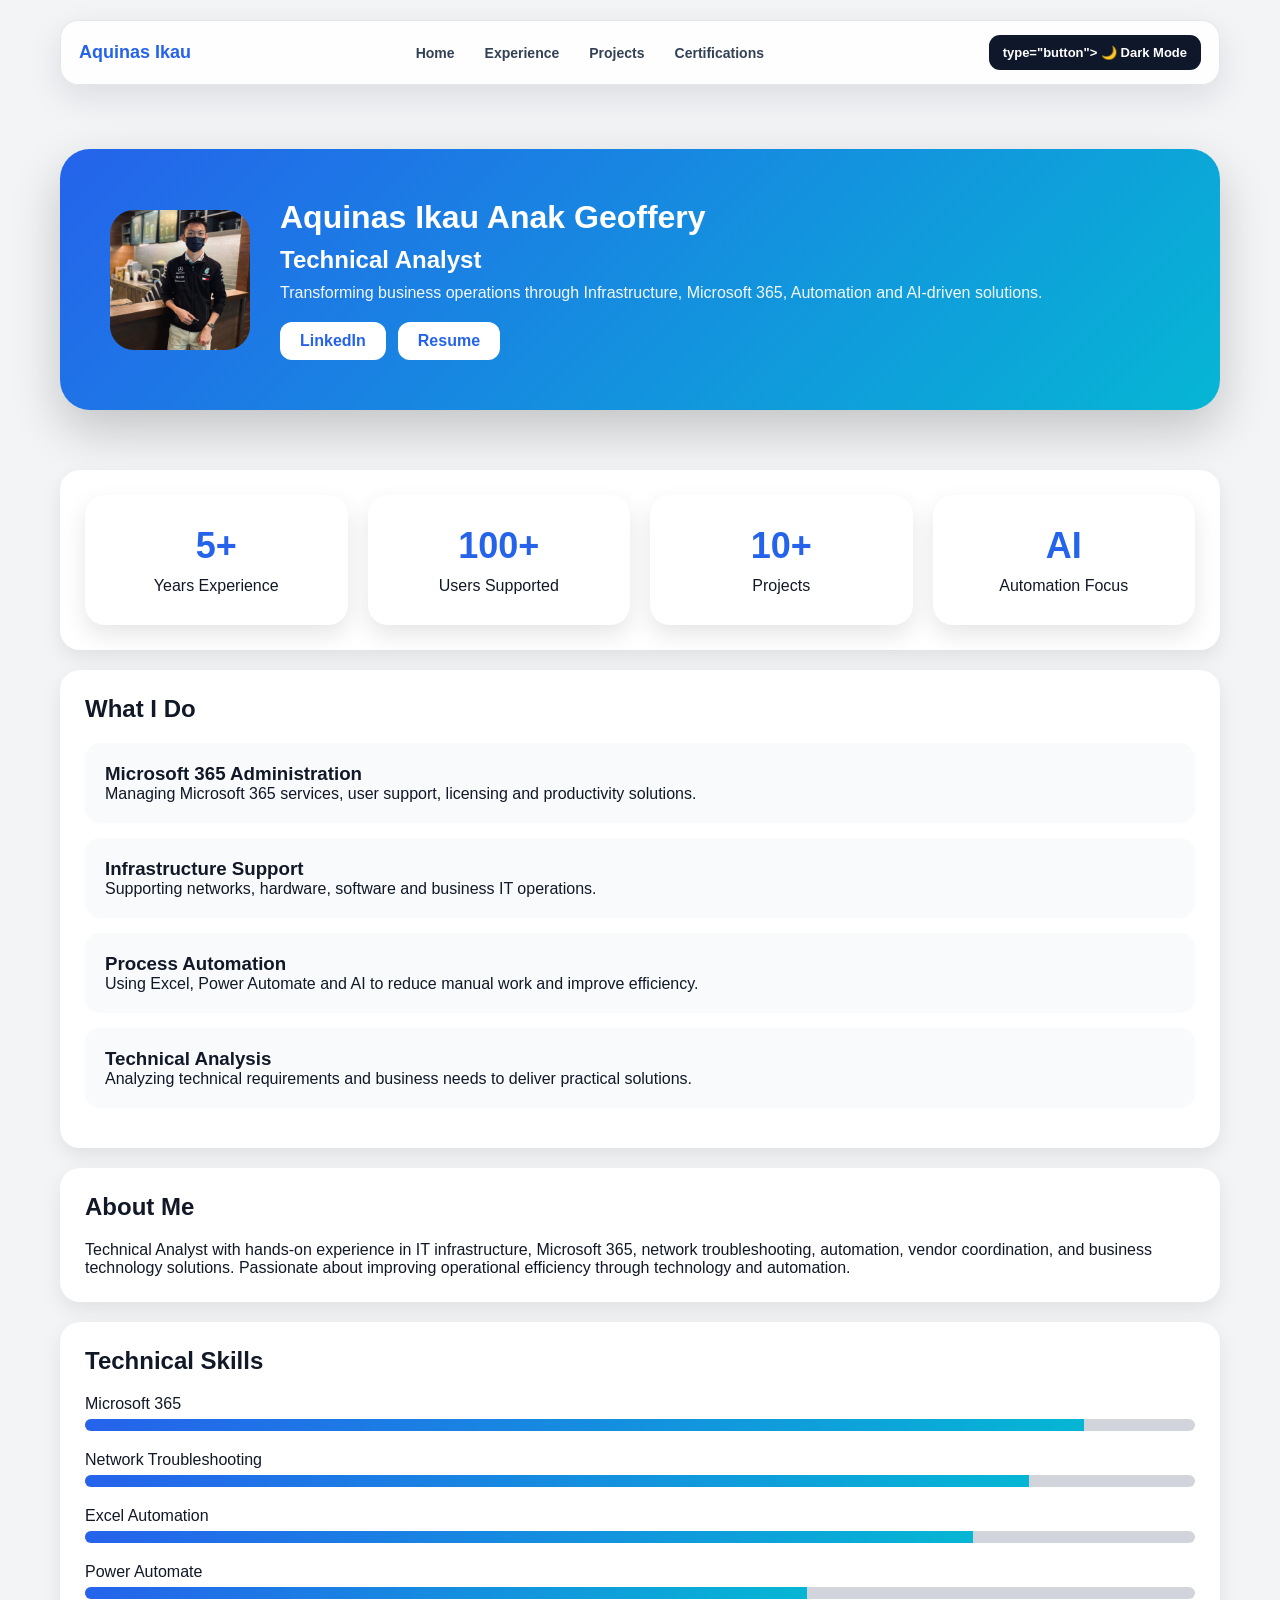
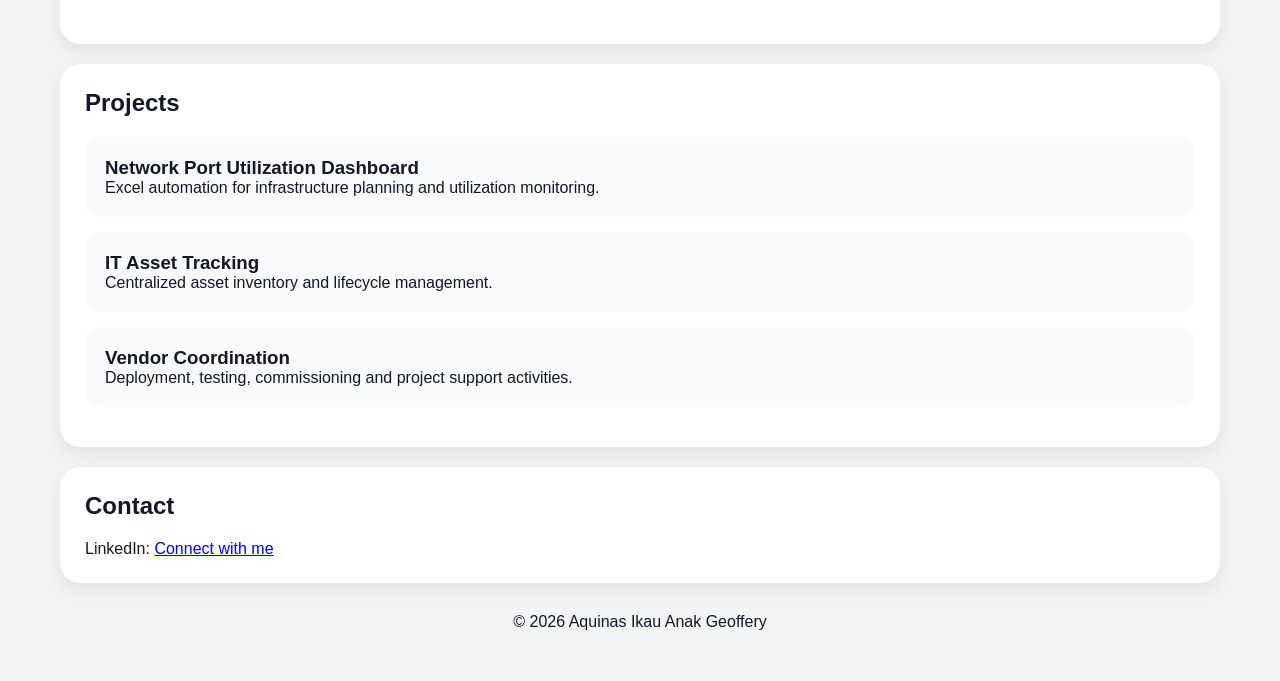
<file: index.html>
<!DOCTYPE html>
<html lang="en">
<head>
<meta charset="UTF-8">
<meta name="viewport" content="width=device-width, initial-scale=1.0">
<title>Aquinas Ikau | Technical Analyst</title>

<link rel="stylesheet" href="style.css">

</head>

<body>

<nav class="navbar">

    <div class="logo">
        Aquinas Ikau
    </div>

    <div class="nav-links">
        
    <a href="index.html">Home</a>
        <a href="experience.html">Experience </a>
        <a href="projects.html">Projects </a>
        <a href="certifications.htmlcertifications">Certifications </a>

</div>
    
<button id="darkModeToggle"> type="button">
🌙 Dark Mode
</button>

</nav>
    
<header class="hero">

<div class="profile-card">

<div class="avatar">
    <img src="profile.jpg" alt="Aquinas Profile">
</div>

<div>

<h1>Aquinas Ikau Anak Geoffery</h1>

<p class="role">
Technical Analyst
</p>

<p class="tagline">
Transforming business operations through Infrastructure,
Microsoft 365, Automation and AI-driven solutions.
</p>

<div class="hero-buttons">

<a href="https://www.linkedin.com/in/aquinas-ikau-a-668b39130/" target="_blank">
LinkedIn
</a>

<a href="#">
    Resume
</a>

</div>

</div>

</div>

</header>
    
<section class="stats">

    <div class="stat-card">
        <h3>5+</h3>
        <p>Years Experience</p>
    </div>

    <div class="stat-card">
        <h3>100+</h3>
        <p>Users Supported</p>
    </div>

    <div class="stat-card">
        <h3>10+</h3>
        <p>Projects</p>
    </div>

    <div class="stat-card">
        <h3>AI</h3>
        <p>Automation Focus</p>
    </div>

</section>  
    
<section>
    <h2>What I Do</h2>

    <div class="card">
        <h3>Microsoft 365 Administration</h3>
        <p>
            Managing Microsoft 365 services, user support,
            licensing and productivity solutions.
        </p>
    </div>

    <div class="card">
        <h3>Infrastructure Support</h3>
        <p>
            Supporting networks, hardware, software
            and business IT operations.
        </p>
    </div>

    <div class="card">
        <h3>Process Automation</h3>
        <p>
            Using Excel, Power Automate and AI
            to reduce manual work and improve efficiency.
        </p>
    </div>

    <div class="card">
        <h3>Technical Analysis</h3>
        <p>
            Analyzing technical requirements and
            business needs to deliver practical solutions.
        </p>
    </div>
</section>
    
<section>
    <h2>About Me</h2>

<p>
    Technical Analyst with hands-on experience in IT infrastructure,
    Microsoft 365, network troubleshooting, automation, vendor
    coordination, and business technology solutions.

    Passionate about improving operational efficiency through
    technology and automation.
</p>
</section>

<section>
    <h2>Technical Skills</h2>

    <div class="skill">
        <span>Microsoft 365</span>
        <div class="bar">
            <div style="width:90%"></div>
        </div>
    </div>

    <div class="skill">
        <span>Network Troubleshooting</span>
        <div class="bar">
            <div style="width:85%"></div>
        </div>
    </div>

    <div class="skill">
        <span>Excel Automation</span>
        <div class="bar">
            <div style="width:80%"></div>
        </div>
    </div>

    <div class="skill">
        <span>Power Automate</span>
        <div class="bar">
            <div style="width:65%"></div>
        </div>
    </div>
</section>

<section>
    <h2>Projects</h2>

    <div class="card">
        <h3>Network Port Utilization Dashboard</h3>
        <p>Excel automation for infrastructure planning and utilization monitoring.</p>
    </div>

    <div class="card">
        <h3>IT Asset Tracking</h3>
        <p>Centralized asset inventory and lifecycle management.</p>
    </div>

    <div class="card">
        <h3>Vendor Coordination</h3>
        <p>Deployment, testing, commissioning and project support activities.</p>
    </div>

</section>

<section>
    <h2>Contact</h2>

    <p>
        LinkedIn:
        <a href="https://www.linkedin.com/in/aquinas-ikau-a-668b39130/" target="_blank">
            Connect with me
        </a>
    </p>

</section>

<footer>
    © 2026 Aquinas Ikau Anak Geoffery
</footer>

<script>
const toggleBtn = document.getElementById("darkModeToggle");

toggleBtn.addEventListener("click", () => {
    document.body.classList.toggle("dark");

    if(document.body.classList.contains("dark")){
        toggleBtn.innerHTML = "☀️ Light Mode";
    }else{
        toggleBtn.innerHTML = "🌙 Dark Mode";
    }
});
</script>

</body>
</html>
</file>
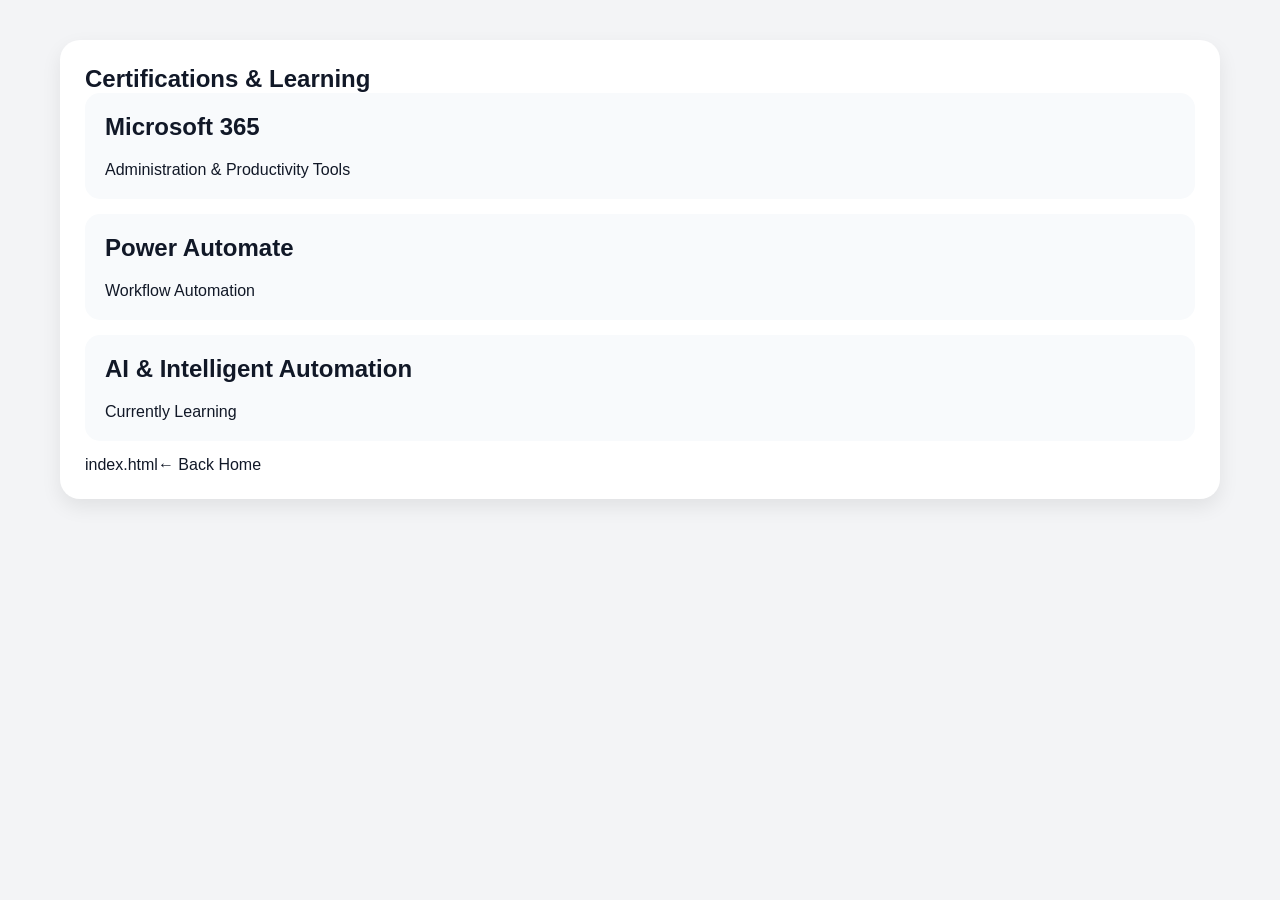
<file: certifications.html>
<!DOCTYPE html>
<html>
<head>
<title>Certifications - Aquinas Ikau</title>
<link rel="stylesheet" href="style.css">
</head>

<body>

<section>

<h1>Certifications & Learning</h1>

<div class="card">
<h2>Microsoft 365</h2>
<p>Administration & Productivity Tools</p>
</div>

<div class="card">
<h2>Power Automate</h2>
<p>Workflow Automation</p>
</div>

<div class="card">
<h2>AI & Intelligent Automation</h2>
<p>Currently Learning</p>
</div>

index.html← Back Home</a>

</section>

</body>
</html>
</file>
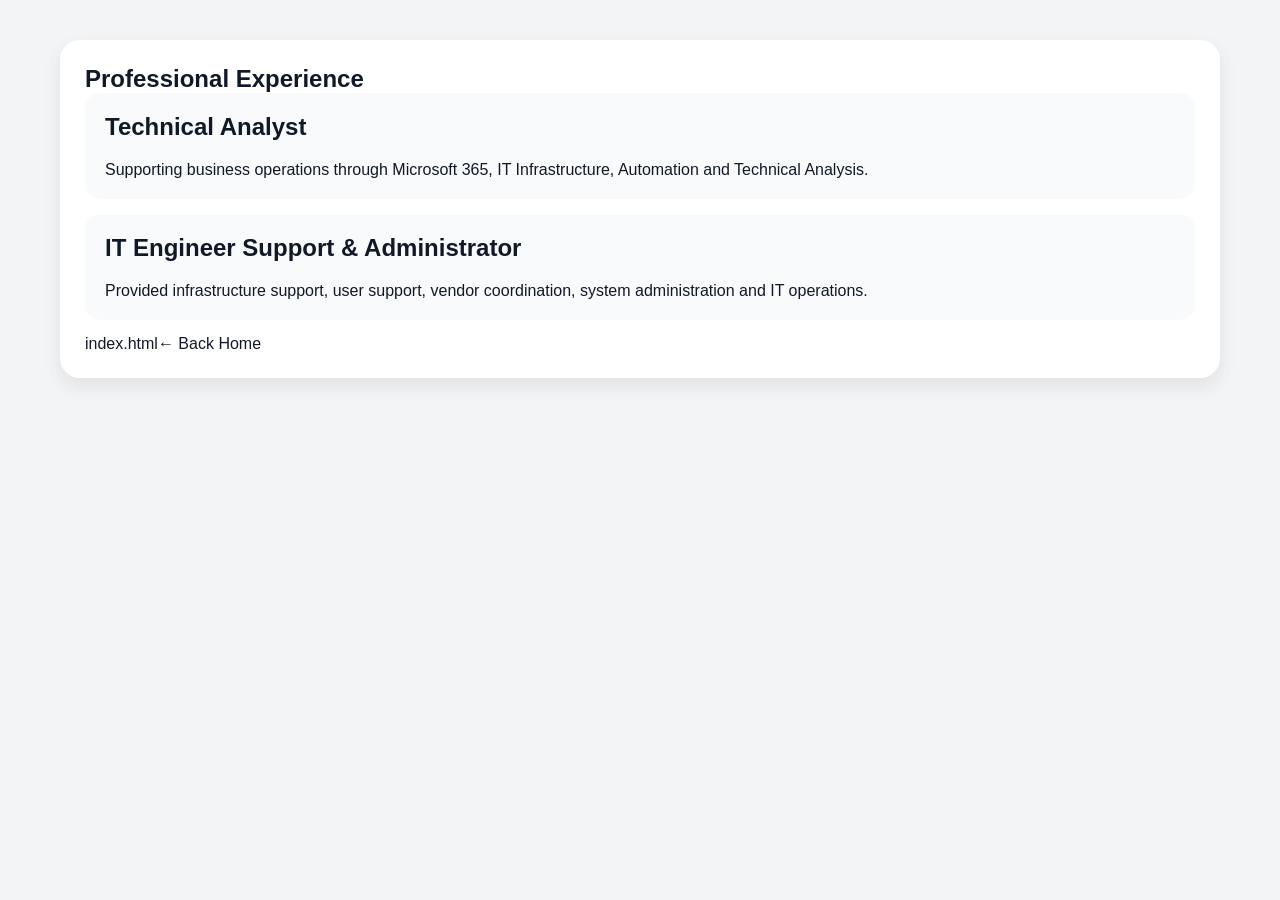
<file: experience.html>
<!DOCTYPE html>
<html>
<head>
<title>Experience - Aquinas Ikau</title>
<link rel="stylesheet" href="style.css">
</head>

<body>

<section>

<h1>Professional Experience</h1>

<div class="card">

<h2>Technical Analyst</h2>

<p>
Supporting business operations through
Microsoft 365, IT Infrastructure,
Automation and Technical Analysis.
</p>

</div>

<div class="card">

<h2>IT Engineer Support & Administrator</h2>

<p>
Provided infrastructure support,
user support, vendor coordination,
system administration and IT operations.
</p>

</div>

index.html← Back Home</a>

</section>

</body>
</html>
</file>
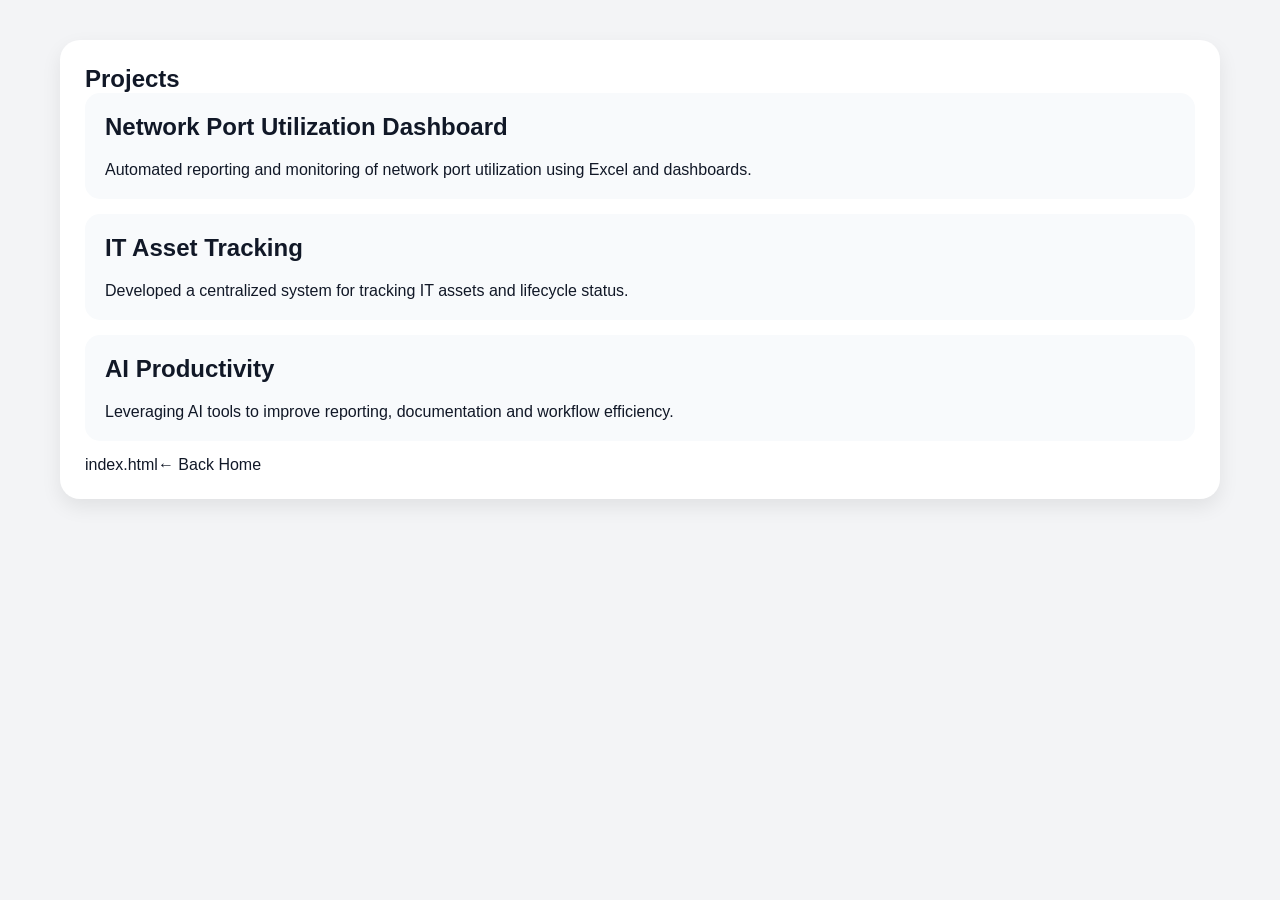
<file: projects.html>
<!DOCTYPE html>
<html>
<head>
<title>Projects - Aquinas Ikau</title>
<link rel="stylesheet" href="style.css">
</head>

<body>

<section>

<h1>Projects</h1>

<div class="card">
<h2>Network Port Utilization Dashboard</h2>

<p>
Automated reporting and monitoring of
network port utilization using Excel
and dashboards.
</p>
</div>

<div class="card">
<h2>IT Asset Tracking</h2>

<p>
Developed a centralized system for
tracking IT assets and lifecycle status.
</p>
</div>

<div class="card">
<h2>AI Productivity</h2>

<p>
Leveraging AI tools to improve reporting,
documentation and workflow efficiency.
</p>
</div>

index.html← Back Home</a>

</section>

</body>
</html>
</file>
<file: style.css>
*{
    margin:0;
    padding:0;
    box-sizing:border-box;
    font-family:'Segoe UI',sans-serif;
}

body{
    background:#f3f4f6;
    color:#111827;
    max-width:1200px;
    margin:auto;
    padding:20px;
    transition:all 0.3s ease;
}

/* Hero Section */

.hero{
    padding:40px 0;
}

.profile-card{
    background:linear-gradient(
        135deg,
        #2563eb,
        #06b6d4
    );

    border-radius:30px;

    padding:50px;

    display:flex;
    align-items:center;
    gap:30px;

    color:white;

    box-shadow:0 20px 50px rgba(0,0,0,0.2);
}

/* Profile Photo */

.avatar{
    width:140px;
    height:140px;

    border-radius:24px;

    overflow:hidden;

    flex-shrink:0;

    background:white;
}

.avatar img{
    width:100%;
    height:100%;
    object-fit:cover;
}

/* Profile Text */

.role{
    font-size:24px;
    font-weight:600;
    margin-top:10px;
}

.tagline{
    margin-top:10px;
    opacity:0.95;
}

/* Buttons */

.hero-buttons{
    margin-top:20px;

    display:flex;
    gap:12px;
}

.hero-buttons a{
    text-decoration:none;

    background:white;
    color:#2563eb;

    padding:10px 20px;

    border-radius:12px;

    font-weight:bold;
}

/* General Sections */

section{
    background:white;

    margin-top:20px;

    padding:25px;

    border-radius:20px;

    box-shadow:0 8px 20px rgba(0,0,0,0.08);
}

h2{
    margin-bottom:20px;
}

/* Skills */

.skill{
    margin-bottom:20px;
}

.bar{
    margin-top:6px;

    height:12px;

    background:#d1d5db;

    border-radius:10px;

    overflow:hidden;
}

.bar div{
    height:100%;

    background:linear-gradient(
        90deg,
        #2563eb,
        #06b6d4
    );
}

/* Cards */

.card{
    background:#f8fafc;

    padding:20px;

    border-radius:15px;

    margin-bottom:15px;

    transition:0.3s;
}

.card:hover{
    transform:translateY(-5px);
}

/* Stats */

.stats{
    display:grid;

    grid-template-columns:
    repeat(auto-fit,minmax(200px,1fr));

    gap:20px;

    margin-top:20px;
}

.stat-card{
    background:white;

    border-radius:20px;

    padding:30px;

    text-align:center;

    box-shadow:0 10px 25px rgba(0,0,0,0.1);
}

.stat-card h3{
    font-size:36px;

    color:#2563eb;

    margin-bottom:10px;
}

/* Footer */

footer{
    text-align:center;

    padding:30px;
}

/* Dark Mode */

.dark{
    background:#0f172a;
    color:white;
}

.dark section{
    background:#1e293b;
    color:white;
}

.dark .card{
    background:#334155;
}

.dark .stat-card{
    background:#161b22;
}

.dark #darkModeToggle{
    background:white;
    color:#111827;
}

.dark a{
    color:#93c5fd;
}
.navbar {
    position: sticky;
    top: 16px;
    z-index: 1000;

    display: flex;
    align-items: center;
    justify-content: space-between;
    gap: 24px;

    width: 100%;
    padding: 14px 18px;
    margin-bottom: 24px;

    background: rgba(255, 255, 255, 0.88);
    border: 1px solid rgba(148, 163, 184, 0.25);
    border-radius: 18px;

    box-shadow: 0 12px 35px rgba(15, 23, 42, 0.10);
    backdrop-filter: blur(18px);
    -webkit-backdrop-filter: blur(18px);
}

.logo {
    flex-shrink: 0;
    font-size: 18px;
    font-weight: 700;
    color: #2563eb;
    white-space: nowrap;
}

.nav-links {
    display: flex;
    align-items: center;
    justify-content: center;
    gap: 6px;
    flex: 1;
}

.nav-links a {
    display: inline-flex;
    align-items: center;

    padding: 9px 12px;
    border-radius: 10px;

    color: #334155;
    text-decoration: none;
    font-size: 14px;
    font-weight: 600;

    transition:
        background-color 0.2s ease,
        color 0.2s ease,
        transform 0.2s ease;
}

.nav-links a:hover {
    background: #eff6ff;
    color: #2563eb;
    transform: translateY(-1px);
}

#darkModeToggle {
    position: static;
    flex-shrink: 0;

    padding: 10px 14px;
    border: 0;
    border-radius: 11px;

    background: #0f172a;
    color: #ffffff;

    font-size: 13px;
    font-weight: 600;
    white-space: nowrap;
    cursor: pointer;

    transition:
        background-color 0.2s ease,
        color 0.2s ease,
        transform 0.2s ease;
}

#darkModeToggle:hover {
    background: #2563eb;
    transform: translateY(-1px);
}

/* Navbar Dark Mode */

.dark .navbar {
    background: rgba(15, 23, 42, 0.88);
    border-color: rgba(148, 163, 184, 0.18);
    box-shadow: 0 12px 35px rgba(0, 0, 0, 0.28);
}

.dark .logo {
    color: #60a5fa;
}

.dark .nav-links a {
    color: #cbd5e1;
}

.dark .nav-links a:hover {
    background: rgba(59, 130, 246, 0.16);
    color: #93c5fd;
}

.dark #darkModeToggle {
    background: #ffffff;
    color: #0f172a;
}

/* Responsive Navbar */

@media (max-width: 850px) {
    .navbar {
        flex-wrap: wrap;
        gap: 12px;
    }

    .nav-links {
        order: 3;
        width: 100%;
        justify-content: flex-start;
        overflow-x: auto;
        padding-bottom: 3px;
    }

    .nav-links a {
        flex-shrink: 0;
    }

    #darkModeToggle {
        margin-left: auto;
    }
}

@media (max-width: 520px) {
    body {
        padding: 12px;
    }

    .navbar {
        top: 8px;
        padding: 12px;
        border-radius: 15px;
    }

    .logo {
        font-size: 16px;
    }

    #darkModeToggle {
        padding: 9px 11px;
        font-size: 12px;
    }

    .nav-links {
        gap: 4px;
    }

    .nav-links a {
        padding: 8px 10px;
        font-size: 13px;
    }
}
</file>
